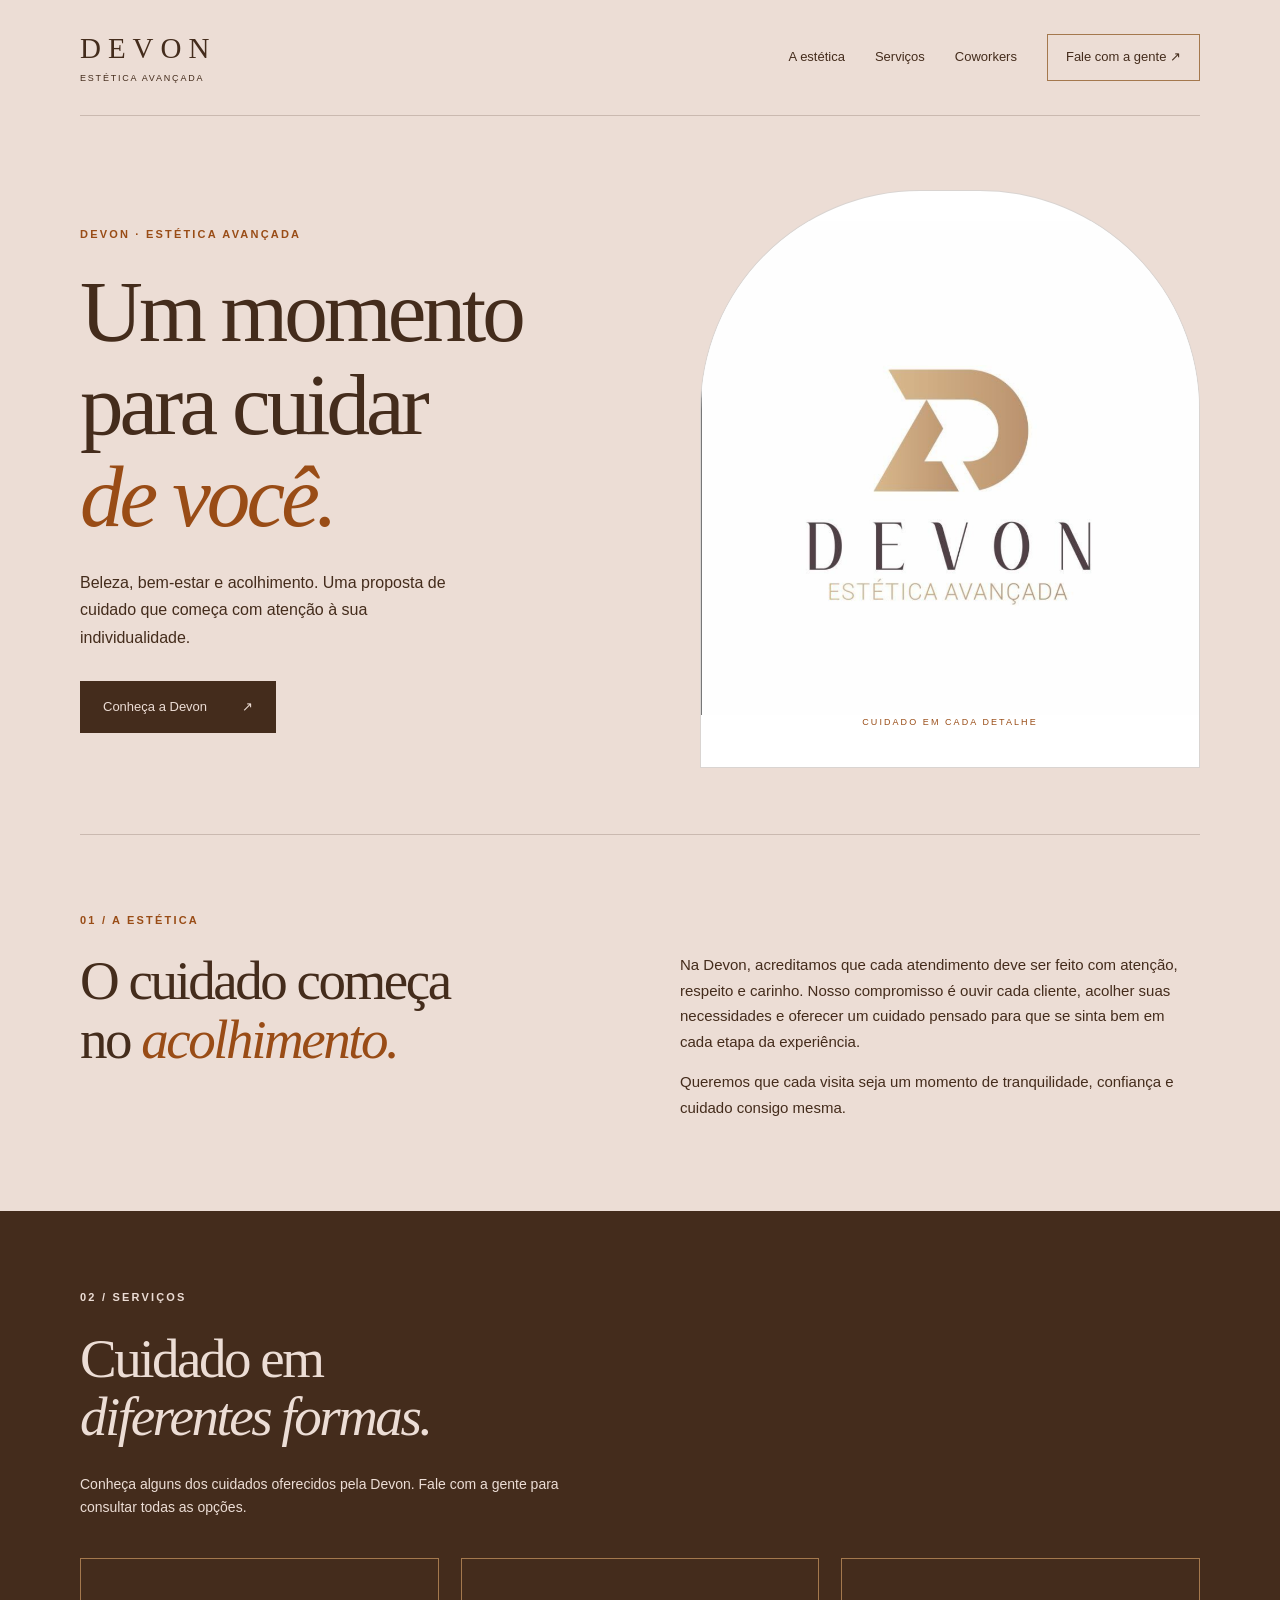
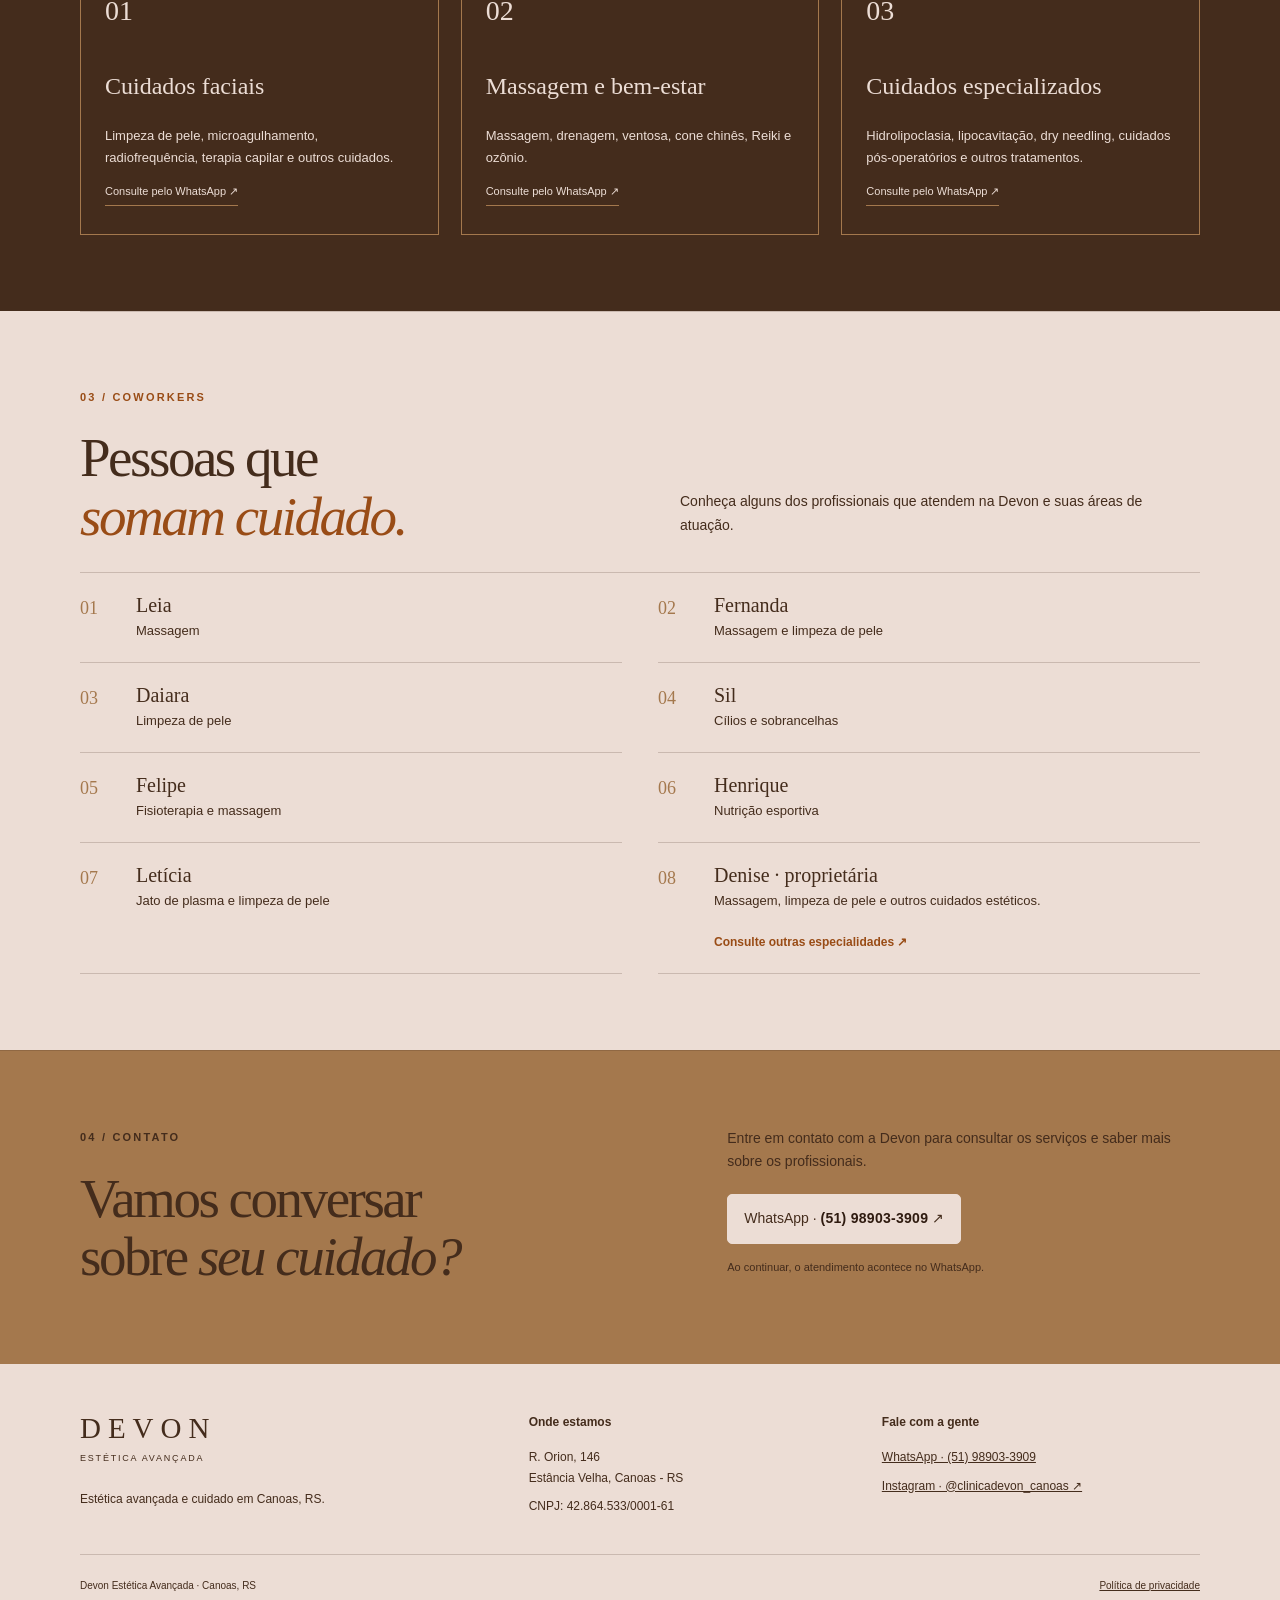
<file: index.html>
<!DOCTYPE html>
<html lang="pt-BR">
<head>
  <meta charset="UTF-8">
  <meta name="viewport" content="width=device-width, initial-scale=1">
  <meta name="description" content="Conheça a Devon Estética Avançada em Canoas: cuidados, bem-estar e atendimento acolhedor.">
  <title>Devon • Estética Avançada</title>
  <link rel="stylesheet" href="style.css">
</head>
<body>
  <a class="skip" href="#conteudo">Pular para o conteúdo</a>
  <header class="header wrap">
    <a class="brand" href="#inicio" aria-label="Devon Estética Avançada — início">DEVON<span>ESTÉTICA AVANÇADA</span></a>
    <nav aria-label="Navegação principal">
      <a href="#sobre">A estética</a><a href="#servicos">Serviços</a><a href="#equipe">Coworkers</a><a class="nav-contact" href="#contato">Fale com a gente ↗</a>
    </nav>
  </header>
  <main id="conteudo">
    <section class="hero wrap" id="inicio" aria-labelledby="titulo">
      <div class="hero-copy">
        <p class="eyebrow">DEVON · ESTÉTICA AVANÇADA</p>
        <h1 id="titulo">Um momento<br>para cuidar<br><em>de você.</em></h1>
        <p class="intro">Beleza, bem-estar e acolhimento. Uma proposta de cuidado que começa com atenção à sua individualidade.</p>
        <a class="button" href="#sobre">Conheça a Devon <span aria-hidden="true">↗</span></a>
      </div>
      <div class="logo-frame"><img src="logo-devon.png" alt="Logo Devon Estética Avançada" width="945" height="938"><span class="logo-caption">CUIDADO EM CADA DETALHE</span></div>
    </section>
    <section class="about section wrap" id="sobre" aria-labelledby="sobre-titulo">
      <p class="eyebrow">01 / A ESTÉTICA</p>
      <div class="section-grid"><h2 id="sobre-titulo">O cuidado começa<br>no <em>acolhimento.</em></h2><div><p>Na Devon, acreditamos que cada atendimento deve ser feito com atenção, respeito e carinho. Nosso compromisso é ouvir cada cliente, acolher suas necessidades e oferecer um cuidado pensado para que se sinta bem em cada etapa da experiência.</p><p>Queremos que cada visita seja um momento de tranquilidade, confiança e cuidado consigo mesma.</p></div></div>
    </section>
    <section class="services section" id="servicos" aria-labelledby="servicos-titulo"><div class="wrap">
      <p class="eyebrow">02 / SERVIÇOS</p><h2 id="servicos-titulo">Cuidado em<br><em>diferentes formas.</em></h2>
      <p class="section-intro">Conheça alguns dos cuidados oferecidos pela Devon. Fale com a gente para consultar todas as opções.</p>
      <div class="cards">
        <article class="service-card"><span class="card-number">01</span><h3>Cuidados faciais</h3><p>Limpeza de pele, microagulhamento, radiofrequência, terapia capilar e outros cuidados.</p><a class="service-more" href="https://wa.me/5551989033909">Consulte pelo WhatsApp ↗</a></article>
        <article class="service-card"><span class="card-number">02</span><h3>Massagem e bem-estar</h3><p>Massagem, drenagem, ventosa, cone chinês, Reiki e ozônio.</p><a class="service-more" href="https://wa.me/5551989033909">Consulte pelo WhatsApp ↗</a></article>
        <article class="service-card"><span class="card-number">03</span><h3>Cuidados especializados</h3><p>Hidrolipoclasia, lipocavitação, dry needling, cuidados pós-operatórios e outros tratamentos.</p><a class="service-more" href="https://wa.me/5551989033909">Consulte pelo WhatsApp ↗</a></article>
      </div>
    </div></section>
    <section class="team section wrap" id="equipe" aria-labelledby="equipe-titulo"><p class="eyebrow">03 / COWORKERS</p>
      <div class="team-heading"><div><h2 id="equipe-titulo">Pessoas que<br><em>somam cuidado.</em></h2></div><p class="section-intro">Conheça alguns dos profissionais que atendem na Devon e suas áreas de atuação.</p></div>
      <div class="team-list">
        <article class="team-card"><span class="team-index">01</span><div><h3>Leia</h3><p>Massagem</p></div></article>
        <article class="team-card"><span class="team-index">02</span><div><h3>Fernanda</h3><p>Massagem e limpeza de pele</p></div></article>
        <article class="team-card"><span class="team-index">03</span><div><h3>Daiara</h3><p>Limpeza de pele</p></div></article>
        <article class="team-card"><span class="team-index">04</span><div><h3>Sil</h3><p>Cílios e sobrancelhas</p></div></article>
        <article class="team-card"><span class="team-index">05</span><div><h3>Felipe</h3><p>Fisioterapia e massagem</p></div></article>
        <article class="team-card"><span class="team-index">06</span><div><h3>Henrique</h3><p>Nutrição esportiva</p></div></article>
        <article class="team-card"><span class="team-index">07</span><div><h3>Letícia</h3><p>Jato de plasma e limpeza de pele</p></div></article>
        <article class="team-card team-owner"><span class="team-index">08</span><div><h3>Denise · proprietária</h3><p>Massagem, limpeza de pele e outros cuidados estéticos.</p></div><a class="team-more" href="https://wa.me/5551989033909">Consulte outras especialidades ↗</a></article>
      </div>
    </section>
    <section class="contact section" id="contato" aria-labelledby="contato-titulo"><div class="wrap contact-inner"><div><p class="eyebrow">04 / CONTATO</p><h2 id="contato-titulo">Vamos conversar<br>sobre <em>seu cuidado?</em></h2></div><div class="contact-copy"><p>Entre em contato com a Devon para consultar os serviços e saber mais sobre os profissionais.</p><a class="contact-pending" href="https://wa.me/5551989033909">WhatsApp · <strong>(51) 98903-3909</strong> <span aria-hidden="true">↗</span></a><p class="small">Ao continuar, o atendimento acontece no WhatsApp.</p></div></div></section>
  </main>
  <footer class="footer wrap"><div class="footer-grid"><div><a class="brand" href="#inicio">DEVON<span>ESTÉTICA AVANÇADA</span></a><p class="small">Estética avançada e cuidado em Canoas, RS.</p></div><div><h3>Onde estamos</h3><p>R. Orion, 146<br>Estância Velha, Canoas - RS</p><p>CNPJ: 42.864.533/0001-61</p></div><div><h3>Fale com a gente</h3><p><a href="https://wa.me/5551989033909">WhatsApp · (51) 98903-3909</a></p><p><a href="https://www.instagram.com/clinicadevon_canoas/" target="_blank" rel="noopener noreferrer">Instagram · @clinicadevon_canoas ↗</a></p></div></div><div class="footer-bottom"><span>Devon Estética Avançada · Canoas, RS</span><a href="privacidade.html">Política de privacidade</a></div></footer>
</body>
</html>
</file>
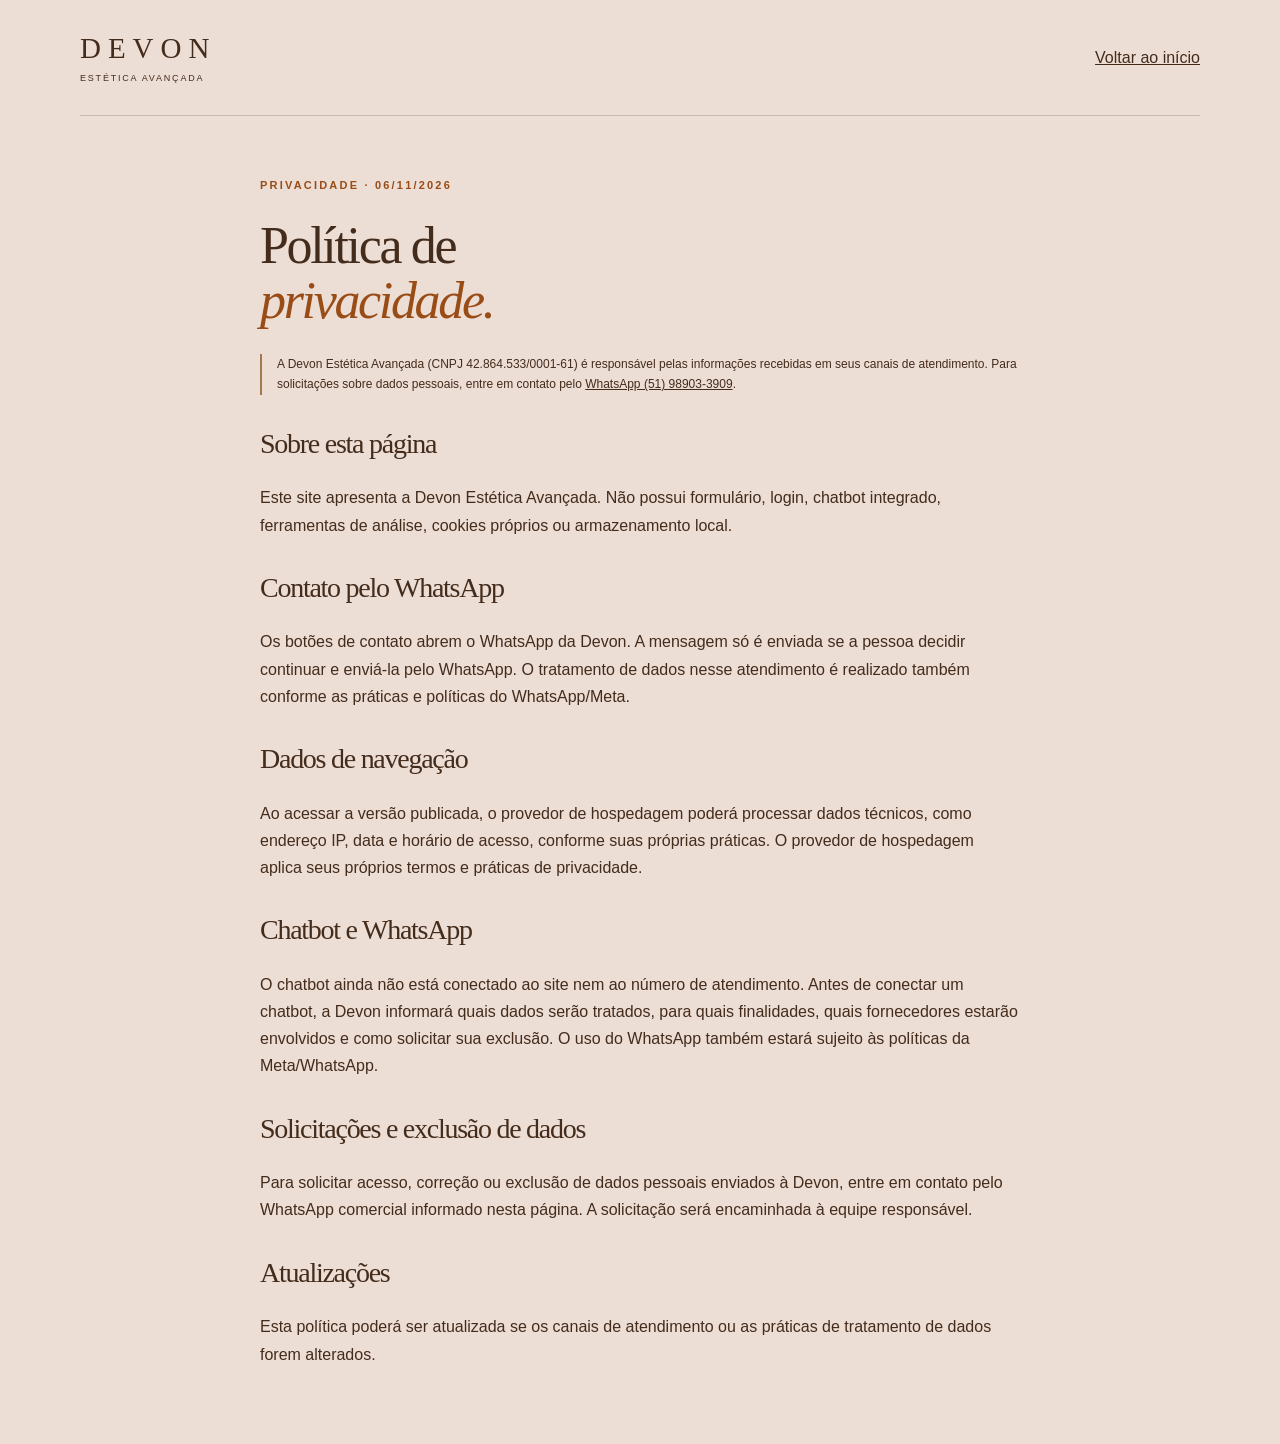
<file: privacidade.html>
<!DOCTYPE html>
<html lang="pt-BR"><head><meta charset="UTF-8"><meta name="viewport" content="width=device-width,initial-scale=1"><title>Privacidade • Devon</title><link rel="stylesheet" href="style.css"></head><body><header class="header wrap"><a class="brand" href="index.html">DEVON<span>ESTÉTICA AVANÇADA</span></a><a href="index.html">Voltar ao início</a></header><main class="wrap policy"><p class="eyebrow">PRIVACIDADE · 06/11/2026</p><h1>Política de<br><em>privacidade.</em></h1><p class="pending">A Devon Estética Avançada (CNPJ 42.864.533/0001-61) é responsável pelas informações recebidas em seus canais de atendimento. Para solicitações sobre dados pessoais, entre em contato pelo <a href="https://wa.me/5551989033909">WhatsApp (51) 98903-3909</a>.</p><h2>Sobre esta página</h2><p>Este site apresenta a Devon Estética Avançada. Não possui formulário, login, chatbot integrado, ferramentas de análise, cookies próprios ou armazenamento local.</p><h2>Contato pelo WhatsApp</h2><p>Os botões de contato abrem o WhatsApp da Devon. A mensagem só é enviada se a pessoa decidir continuar e enviá-la pelo WhatsApp. O tratamento de dados nesse atendimento é realizado também conforme as práticas e políticas do WhatsApp/Meta.</p><h2>Dados de navegação</h2><p>Ao acessar a versão publicada, o provedor de hospedagem poderá processar dados técnicos, como endereço IP, data e horário de acesso, conforme suas próprias práticas. O provedor de hospedagem aplica seus próprios termos e práticas de privacidade.</p><h2>Chatbot e WhatsApp</h2><p>O chatbot ainda não está conectado ao site nem ao número de atendimento. Antes de conectar um chatbot, a Devon informará quais dados serão tratados, para quais finalidades, quais fornecedores estarão envolvidos e como solicitar sua exclusão. O uso do WhatsApp também estará sujeito às políticas da Meta/WhatsApp.</p><h2>Solicitações e exclusão de dados</h2><p>Para solicitar acesso, correção ou exclusão de dados pessoais enviados à Devon, entre em contato pelo WhatsApp comercial informado nesta página. A solicitação será encaminhada à equipe responsável.</p><h2>Atualizações</h2><p>Esta política poderá ser atualizada se os canais de atendimento ou as práticas de tratamento de dados forem alterados.</p></main></body></html>
</file>
<file: style.css>
:root{--cream:#ecddd5;--gold:#a4784d;--rust:#994c16;--brown:#442c1c;--line:rgba(68,44,28,.2)}
*{box-sizing:border-box}html{scroll-behavior:smooth;scroll-padding-top:24px}body{margin:0;background:var(--cream);color:var(--brown);font-family:Arial,Helvetica,sans-serif;line-height:1.7}a{color:inherit}a:focus-visible{outline:3px solid var(--rust);outline-offset:6px}.wrap{width:min(1120px,calc(100% - 80px));margin-inline:auto}.header{min-height:116px;display:flex;align-items:center;justify-content:space-between;gap:32px;border-bottom:1px solid var(--line)}.brand{text-decoration:none;font-family:Georgia,serif;font-size:29px;letter-spacing:.24em;line-height:1.15;display:inline-block}.brand span{display:block;font-family:Arial,sans-serif;font-size:9px;letter-spacing:.2em;margin-top:8px}nav{display:flex;align-items:center;gap:30px;font-size:13px}nav a{text-decoration:none}nav a:hover{text-decoration:underline;text-underline-offset:6px}.nav-contact{border:1px solid var(--gold);padding:11px 18px}.hero{display:grid;grid-template-columns:1.1fr 1fr;gap:70px;align-items:center;padding-block:74px 66px}.eyebrow{font-size:11px;font-weight:bold;letter-spacing:.2em;margin:0 0 23px;color:var(--rust)}h1,h2,h3,p{margin-top:0}h1,h2{font-family:Georgia,'Times New Roman',serif;font-weight:normal;line-height:1.06;letter-spacing:-.045em}h1{font-size:clamp(54px,6.8vw,88px);margin-bottom:26px}em{font-weight:normal;color:var(--rust)}h2{font-size:clamp(36px,4.3vw,55px);margin-bottom:26px}.intro{font-size:16px;max-width:390px;margin-bottom:30px}.button{display:inline-flex;align-items:center;justify-content:space-between;gap:35px;background:var(--brown);color:var(--cream);padding:15px 23px;text-decoration:none;font-size:13px}.button:hover{background:var(--rust)}.small{font-size:11px;line-height:1.7}.hero-note{margin:27px 0 0;letter-spacing:.09em}.logo-frame{background:#fff;border-radius:220px 220px 0 0;overflow:hidden;position:relative;border:1px solid var(--line);padding:30px 0 36px}.logo-frame img{width:100%;height:auto;display:block}.logo-caption{display:block;text-align:center;font-size:9px;letter-spacing:.23em;color:var(--rust)}.section{padding-block:76px;border-top:1px solid var(--line)}.section-grid{display:grid;grid-template-columns:1fr 1fr;gap:80px}.section-grid p{font-size:15px}.pending{font-size:12px!important;border-left:2px solid var(--gold);padding-left:15px;margin-bottom:0}.services{background:var(--brown);color:var(--cream)}.services .eyebrow,.services em{color:var(--cream)}.section-intro{max-width:510px;font-size:14px;margin-bottom:34px}.cards{display:grid;grid-template-columns:repeat(3,1fr);gap:22px;margin-top:38px}.service-card{padding:28px 24px;border:1px solid var(--gold);display:flex;flex-direction:column;align-items:flex-start}.card-number{font-family:Georgia,serif;font-size:28px;color:var(--cream);margin-bottom:36px}.service-card h3,.team h3{font-family:Georgia,serif;font-size:24px;font-weight:normal;line-height:1.25}.service-card p{font-size:13px;flex:1}.service-more{font-size:11px;text-decoration:none;color:var(--cream);border-bottom:1px solid var(--gold);padding-bottom:4px}.service-more:hover{color:#fff}.tag{display:inline-block;font-size:10px;letter-spacing:.06em;border:1px solid var(--gold);padding:5px 10px}.team-heading{display:grid;grid-template-columns:1fr 1fr;gap:80px;align-items:end}.team-list{display:grid;grid-template-columns:repeat(2,1fr);column-gap:36px;border-top:1px solid var(--line)}.team-card{display:grid;grid-template-columns:42px 1fr;gap:14px;align-items:start;padding:20px 0;border-bottom:1px solid var(--line)}.team-index{font-family:Georgia,serif;font-size:18px;color:var(--gold)}.team-card h3{font-family:Georgia,serif;font-weight:normal;font-size:20px;margin-bottom:2px}.team-card p{font-size:13px;margin:0}.team-more{grid-column:2;text-decoration:none;color:var(--rust);font-size:12px;font-weight:bold;margin-top:6px}.contact{background:var(--gold)}.contact .eyebrow,.contact em{color:var(--brown)}.contact-inner{display:grid;grid-template-columns:1.2fr 1fr;gap:80px;align-items:center}.contact h2{margin-bottom:0}.contact-copy{font-size:14px}.contact-pending{display:block;width:fit-content;background:var(--cream);border:1px solid var(--cream);border-radius:5px;padding:12px 16px;margin:20px 0 14px;color:var(--brown);font-size:14px;text-decoration:none}.contact-pending strong{font-weight:800;letter-spacing:.02em;color:#2f1b10}.contact-pending:hover{background:#fff;color:var(--brown)}.contact-pending:focus-visible{outline-color:#fff}.footer{padding-top:48px}.footer-grid{display:grid;grid-template-columns:1.3fr 1fr 1fr;gap:35px;padding-bottom:30px}.footer .small{margin-top:20px}.footer h3{font-size:12px;margin-bottom:15px}.footer p{font-size:12px;margin-bottom:8px}.footer-bottom{border-top:1px solid var(--line);padding:22px 0;display:flex;justify-content:space-between;gap:20px;font-size:10px}.skip{position:absolute;top:-100px;left:20px;background:var(--brown);color:var(--cream);padding:12px;z-index:10}.skip:focus{top:10px}.policy{max-width:760px;padding-block:60px}.policy h1{font-size:52px}.policy h2{font-size:28px;margin-top:34px}.policy .pending{margin-bottom:28px}
@media(max-width:800px){.wrap{width:calc(100% - 40px)}.header{padding-block:22px;flex-wrap:wrap;gap:23px}nav{gap:18px;flex-wrap:wrap;font-size:12px}.hero{gap:35px;padding-block:45px}.section-grid,.contact-inner{gap:35px}.cards{gap:12px}.service-card{padding:22px 16px}.service-card h3{font-size:21px}.section{padding-block:54px}}
@media(max-width:600px){.hero,.section-grid,.contact-inner,.cards,.footer-grid,.team-heading,.team-list{grid-template-columns:1fr}.hero{gap:40px}.hero-copy h1{font-size:65px}.logo-frame{width:100%;max-width:350px;justify-self:center}.hero-note{font-size:9px}.section-grid{gap:15px}.section{padding-block:44px}.cards{gap:16px}.card-number{margin-bottom:20px}.footer-grid{gap:25px}.footer-bottom{flex-direction:column;gap:9px}nav{gap:15px}.nav-contact{padding:8px 12px}.policy h1{font-size:40px}}
@media(prefers-reduced-motion:reduce){html{scroll-behavior:auto}}
</file>
